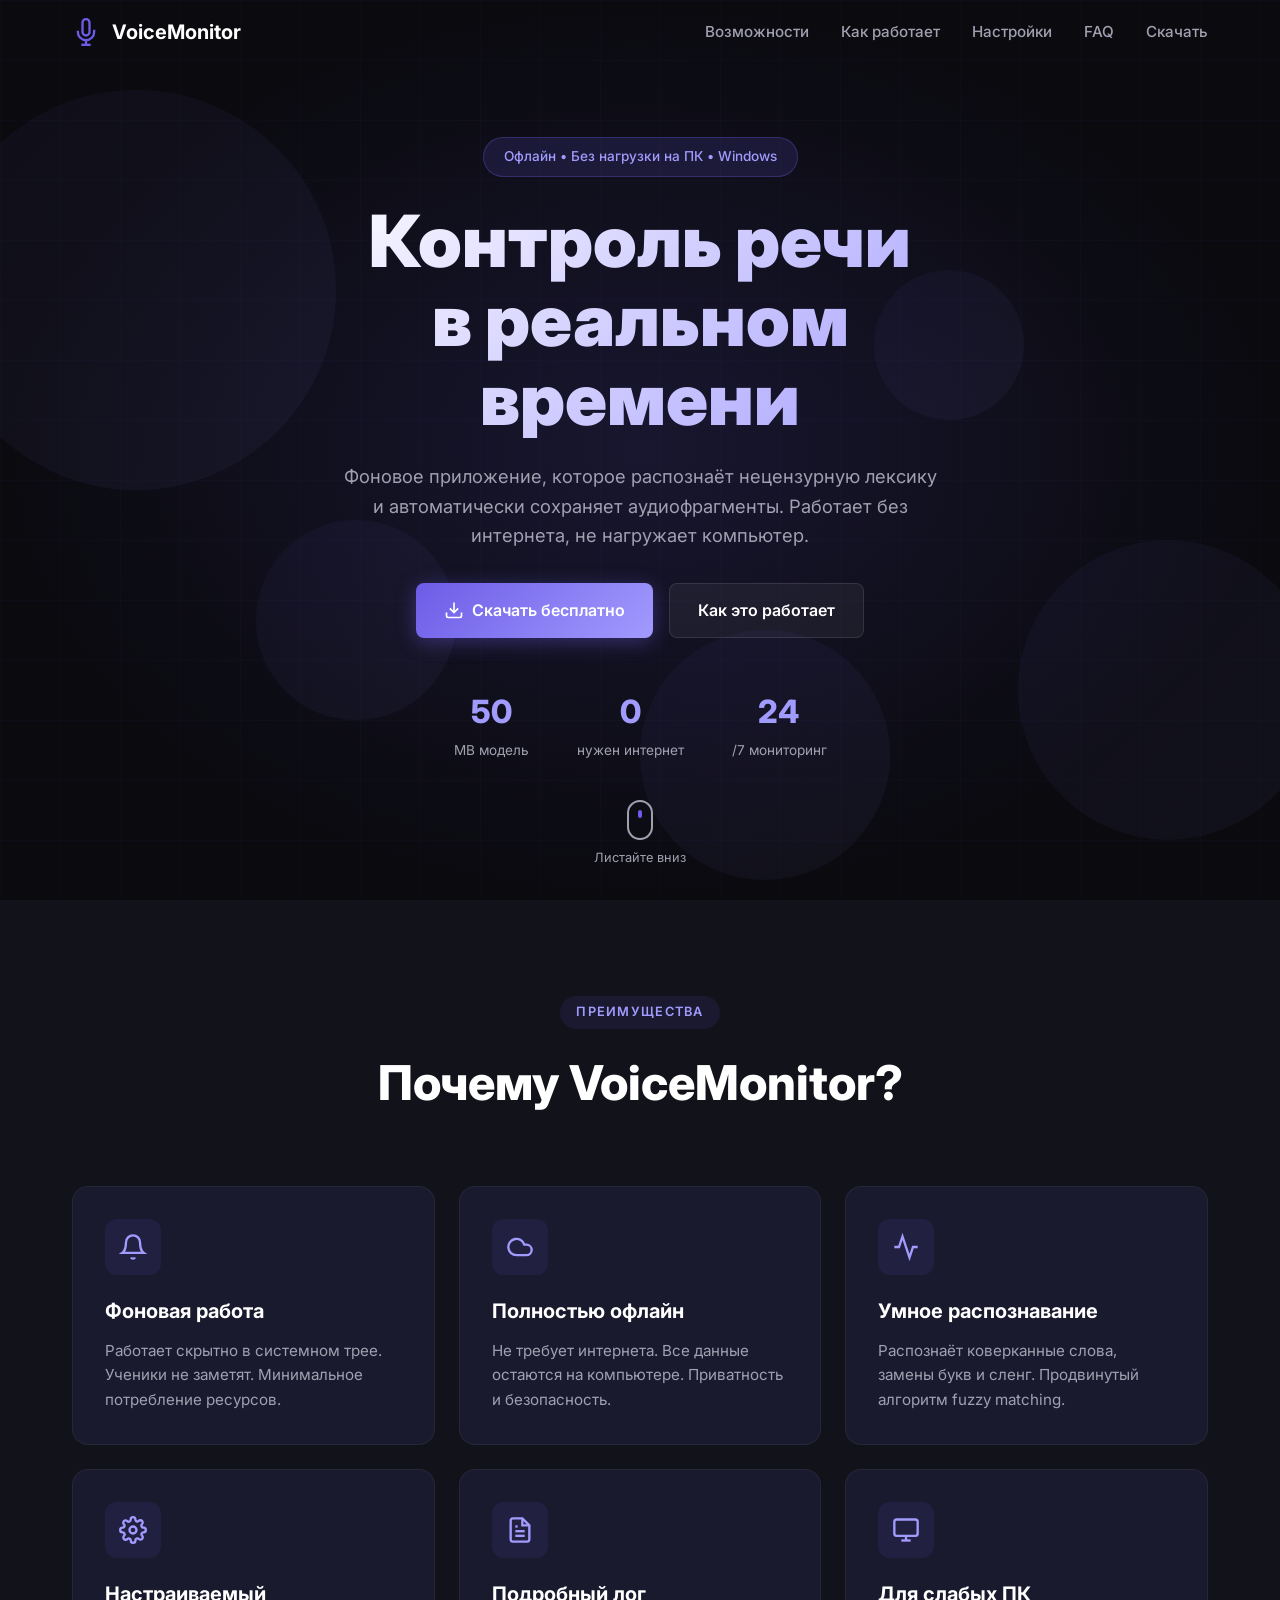
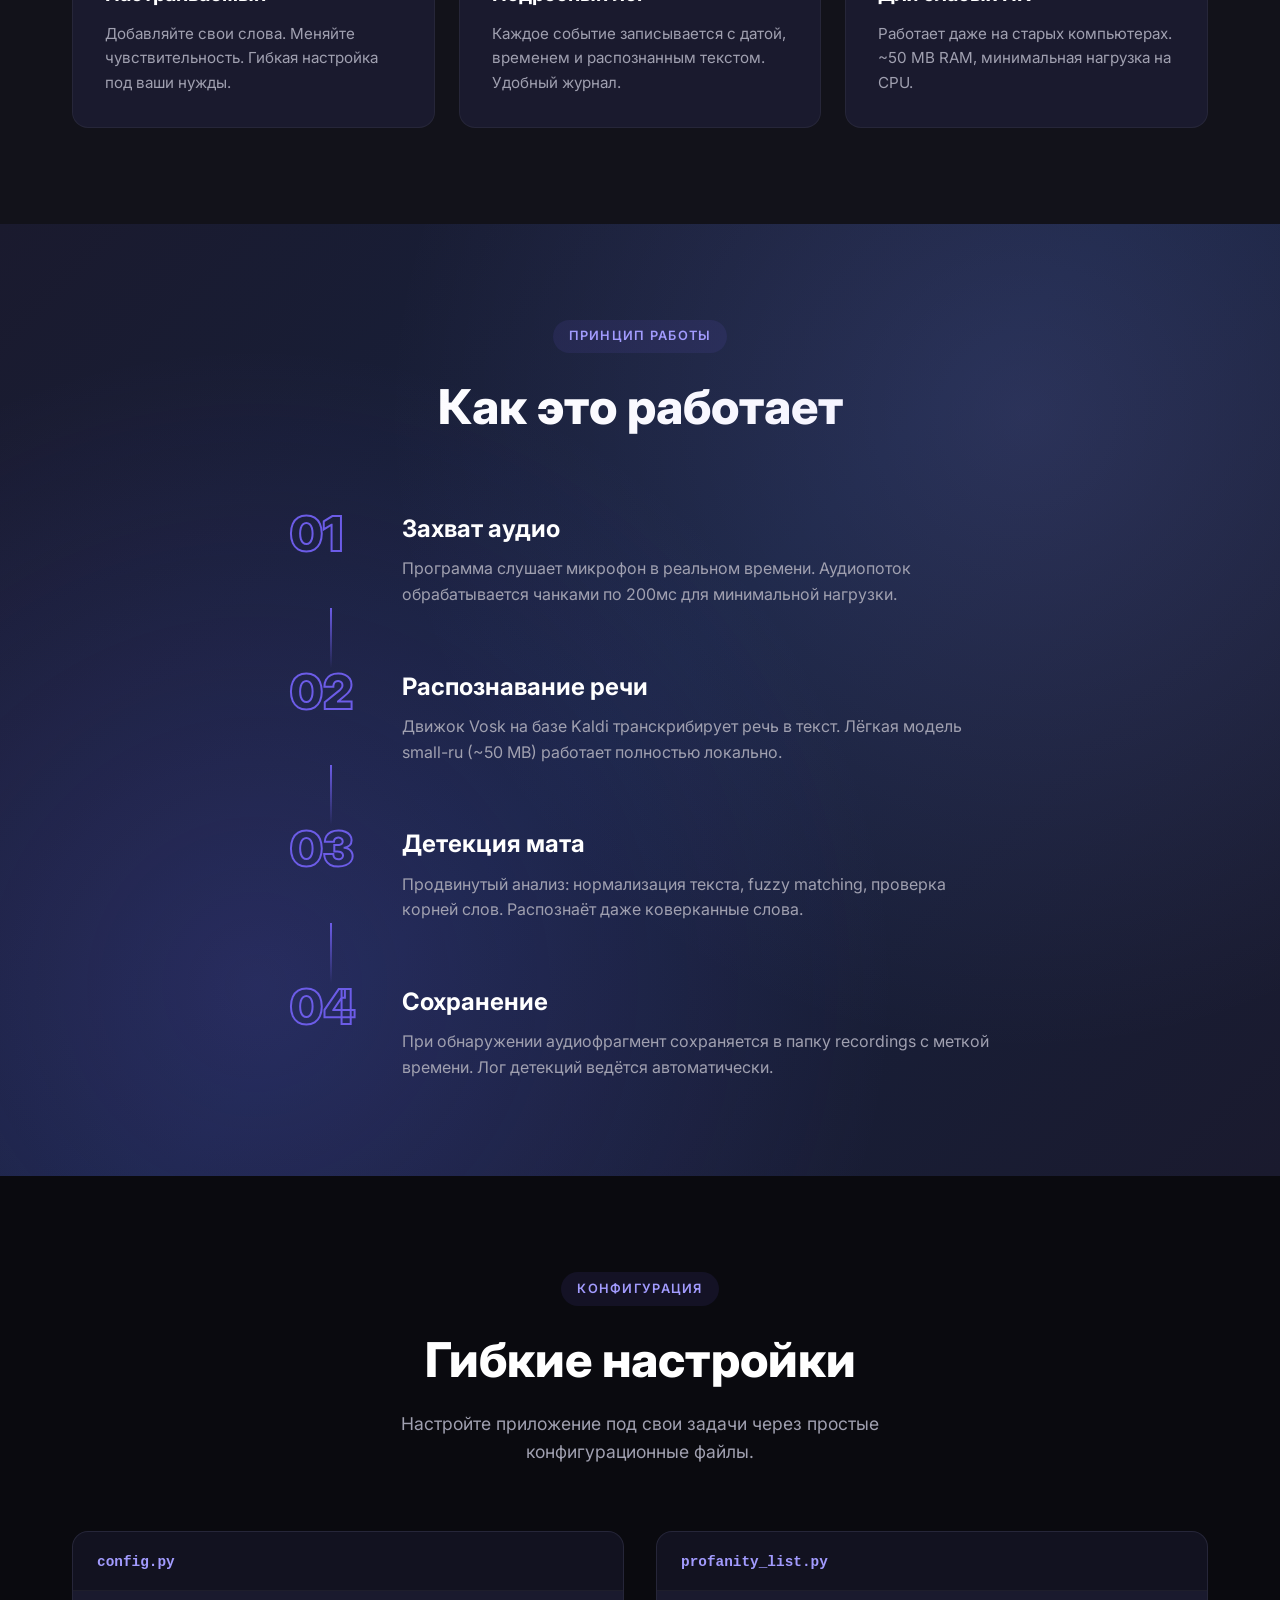
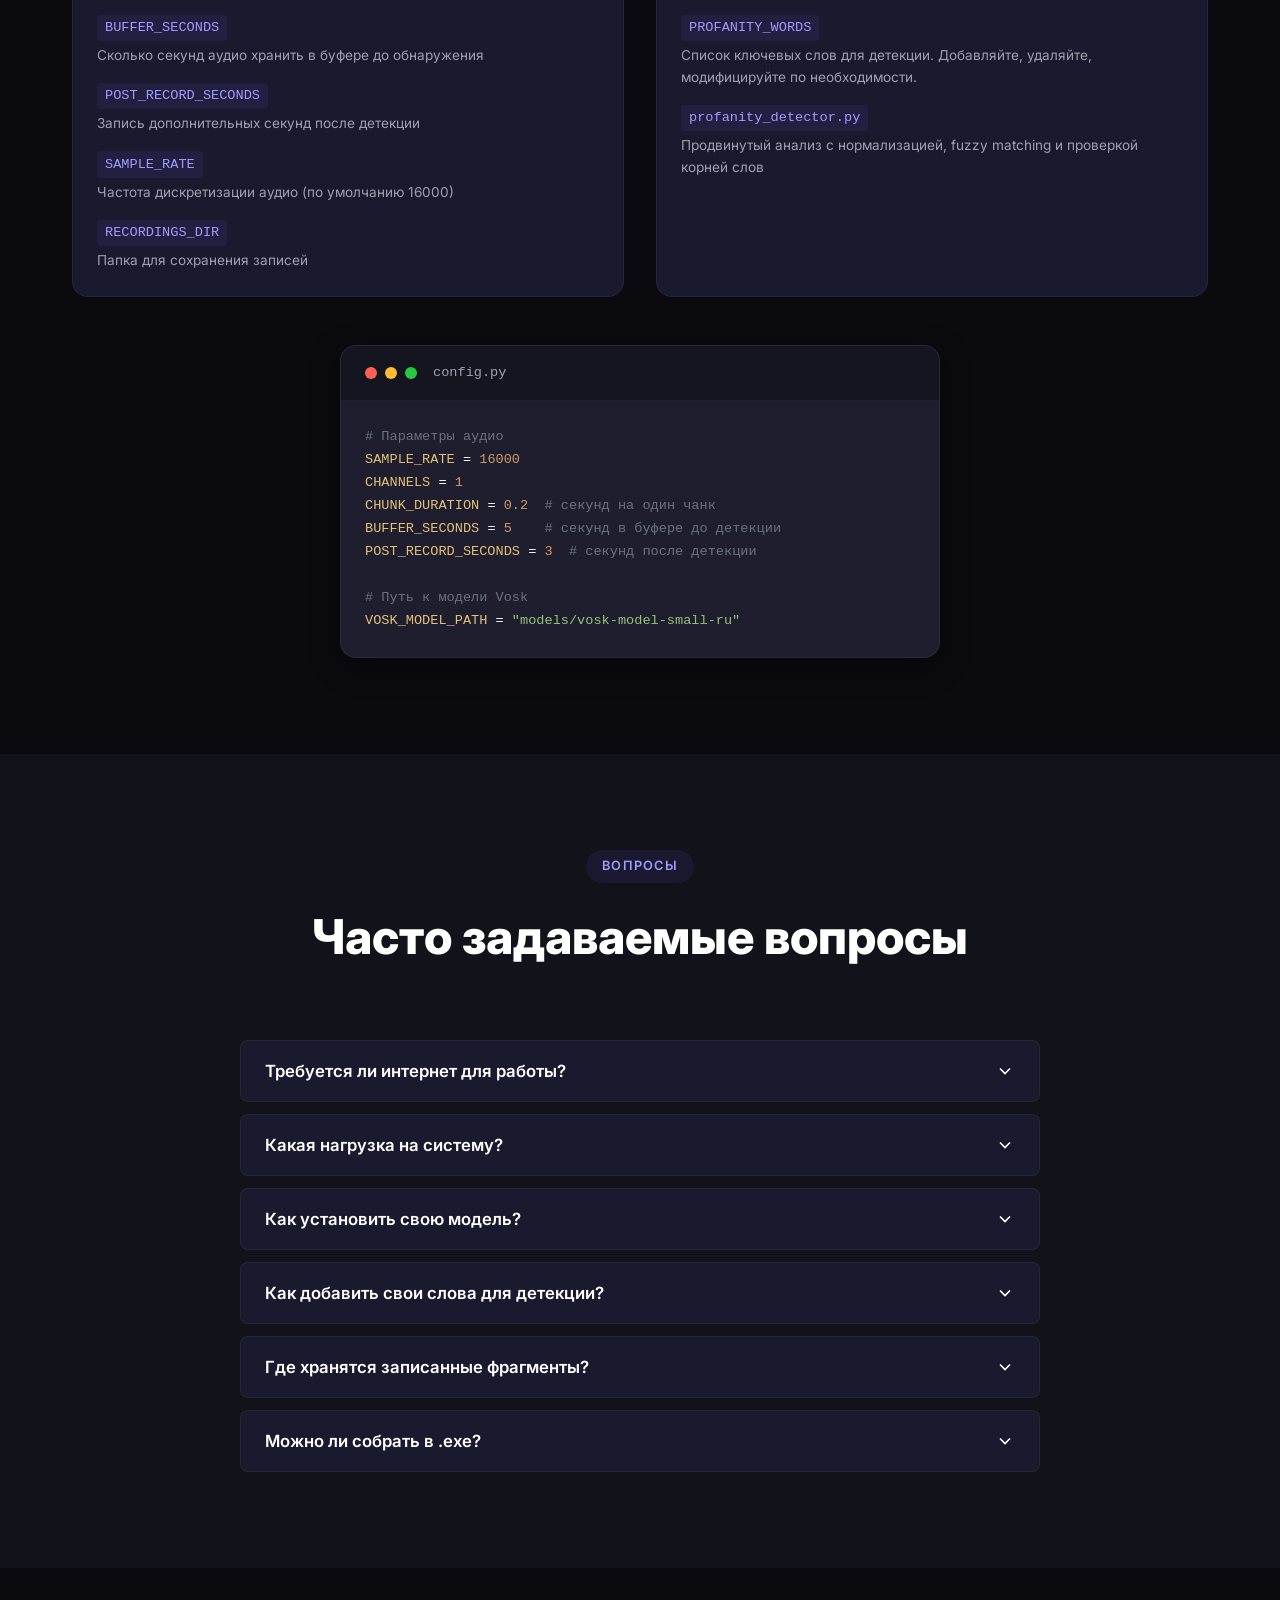
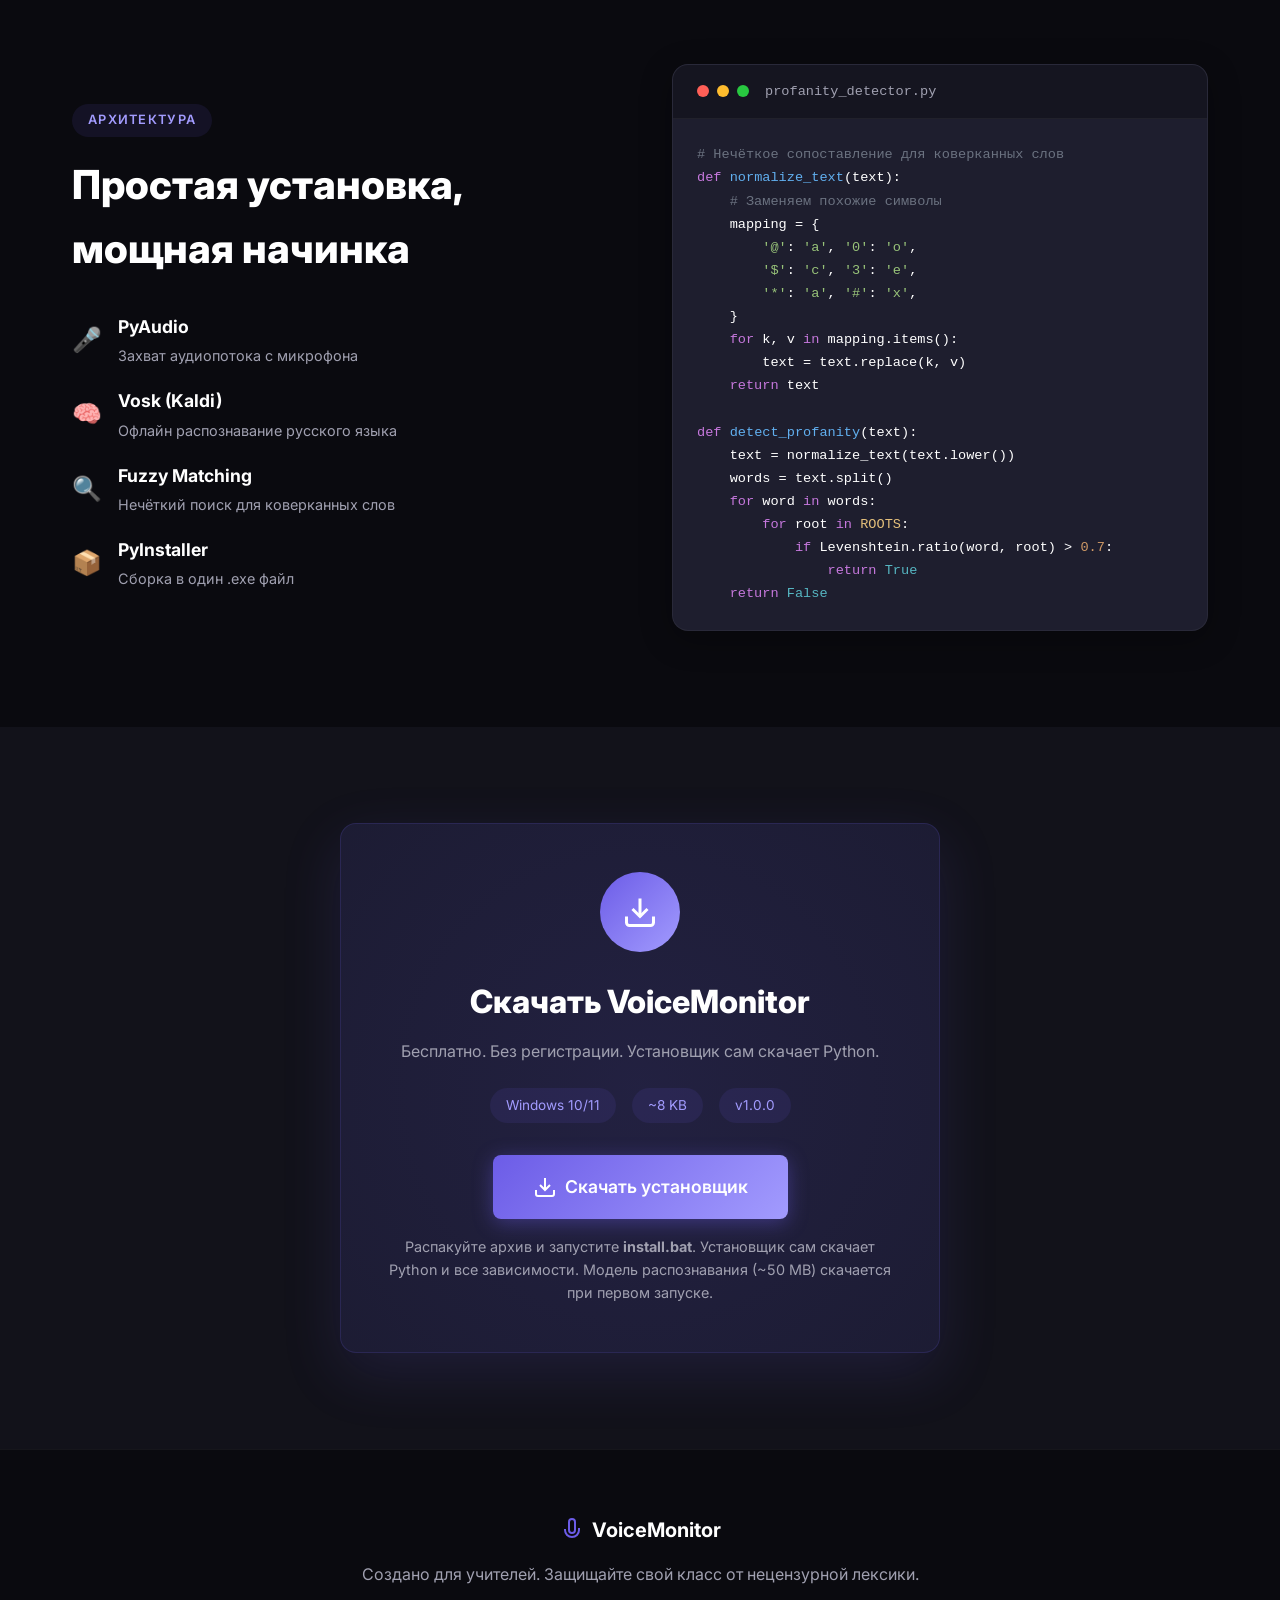
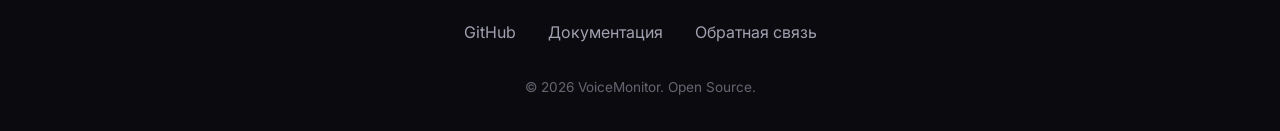
<file: docs/index.html>
<!DOCTYPE html>
<html lang="ru">
<head>
    <meta charset="UTF-8">
    <meta name="viewport" content="width=device-width, initial-scale=1.0">
    <title>Voice Monitor — Контроль речи в классе</title>
    <link rel="icon" type="image/png" href="icon.png" sizes="64x64">
    <link rel="icon" type="image/x-icon" href="favicon.ico">
    <link rel="stylesheet" href="css/style.css">
    <link rel="preconnect" href="https://fonts.googleapis.com">
    <link href="https://fonts.googleapis.com/css2?family=Inter:wght@300;400;500;600;700;800;900&display=swap" rel="stylesheet">
</head>
<body>

    <nav class="navbar" id="navbar">
        <div class="nav-container">
            <div class="logo">
                <svg viewBox="0 0 24 24" fill="none" stroke="currentColor" stroke-width="2">
                    <path d="M12 1a3 3 0 0 0-3 3v8a3 3 0 0 0 6 0V4a3 3 0 0 0-3-3z"/>
                    <path d="M19 10v2a7 7 0 0 1-14 0v-1"/>
                    <line x1="12" y1="19" x2="12" y2="23"/>
                    <line x1="8" y1="23" x2="16" y2="23"/>
                </svg>
                VoiceMonitor
            </div>
            <ul class="nav-links">
                <li><a href="#features">Возможности</a></li>
                <li><a href="#how-it-works">Как работает</a></li>
                <li><a href="#settings">Настройки</a></li>
                <li><a href="#faq">FAQ</a></li>
                <li><a href="#download">Скачать</a></li>
            </ul>
        </div>
    </nav>

    <section class="hero" id="hero">
        <div class="parallax-layer parallax-bg" data-speed="0.2"></div>
        <div class="parallax-layer parallax-circles" data-speed="0.4">
            <div class="floating-circle circle-1"></div>
            <div class="floating-circle circle-2"></div>
            <div class="floating-circle circle-3"></div>
            <div class="floating-circle circle-4"></div>
            <div class="floating-circle circle-5"></div>
        </div>
        <div class="parallax-layer parallax-grid" data-speed="0.15"></div>
        <div class="hero-content" data-speed="0.6">
            <span class="badge">Офлайн • Без нагрузки на ПК • Windows</span>
            <h1>Контроль речи<br>в реальном времени</h1>
            <p class="hero-desc">Фоновое приложение, которое распознаёт нецензурную лексику и автоматически сохраняет аудиофрагменты. Работает без интернета, не нагружает компьютер.</p>
            <div class="hero-buttons">
                <a href="#download" class="btn btn-primary">
                    <svg viewBox="0 0 24 24" fill="none" stroke="currentColor" stroke-width="2" width="20" height="20">
                        <path d="M21 15v4a2 2 0 0 1-2 2H5a2 2 0 0 1-2-2v-4"/>
                        <polyline points="7 10 12 15 17 10"/>
                        <line x1="12" y1="15" x2="12" y2="3"/>
                    </svg>
                    Скачать бесплатно
                </a>
                <a href="#how-it-works" class="btn btn-secondary">Как это работает</a>
            </div>
            <div class="hero-stats">
                <div class="stat">
                    <span class="stat-number" data-target="50">0</span>
                    <span class="stat-label">MB модель</span>
                </div>
                <div class="stat">
                    <span class="stat-number" data-target="0">0</span>
                    <span class="stat-label">нужен интернет</span>
                </div>
                <div class="stat">
                    <span class="stat-number" data-target="24">0</span>
                    <span class="stat-label">/7 мониторинг</span>
                </div>
            </div>
        </div>
        <div class="scroll-indicator">
            <div class="mouse">
                <div class="wheel"></div>
            </div>
            <span>Листайте вниз</span>
        </div>
    </section>

    <section class="section features" id="features">
        <div class="container">
            <div class="section-header">
                <span class="section-tag">Преимущества</span>
                <h2>Почему VoiceMonitor?</h2>
            </div>
            <div class="features-grid">
                <div class="feature-card" data-tilt>
                    <div class="feature-icon">
                        <svg viewBox="0 0 24 24" fill="none" stroke="currentColor" stroke-width="2">
                            <path d="M18 8A6 6 0 0 0 6 8c0 7-3 9-3 9h18s-3-2-3-9"/>
                            <path d="M13.73 21a2 2 0 0 1-3.46 0"/>
                        </svg>
                    </div>
                    <h3>Фоновая работа</h3>
                    <p>Работает скрытно в системном трее. Ученики не заметят. Минимальное потребление ресурсов.</p>
                </div>
                <div class="feature-card" data-tilt>
                    <div class="feature-icon">
                        <svg viewBox="0 0 24 24" fill="none" stroke="currentColor" stroke-width="2">
                            <path d="M17.5 19H9a7 7 0 1 1 6.71-9h1.79a4.5 4.5 0 1 1 0 9z"/>
                        </svg>
                    </div>
                    <h3>Полностью офлайн</h3>
                    <p>Не требует интернета. Все данные остаются на компьютере. Приватность и безопасность.</p>
                </div>
                <div class="feature-card" data-tilt>
                    <div class="feature-icon">
                        <svg viewBox="0 0 24 24" fill="none" stroke="currentColor" stroke-width="2">
                            <polyline points="22 12 18 12 15 21 9 3 6 12 2 12"/>
                        </svg>
                    </div>
                    <h3>Умное распознавание</h3>
                    <p>Распознаёт коверканные слова, замены букв и сленг. Продвинутый алгоритм fuzzy matching.</p>
                </div>
                <div class="feature-card" data-tilt>
                    <div class="feature-icon">
                        <svg viewBox="0 0 24 24" fill="none" stroke="currentColor" stroke-width="2">
                            <circle cx="12" cy="12" r="3"/>
                            <path d="M19.4 15a1.65 1.65 0 0 0 .33 1.82l.06.06a2 2 0 0 1 0 2.83 2 2 0 0 1-2.83 0l-.06-.06a1.65 1.65 0 0 0-1.82-.33 1.65 1.65 0 0 0-1 1.51V21a2 2 0 0 1-2 2 2 2 0 0 1-2-2v-.09A1.65 1.65 0 0 0 9 19.4a1.65 1.65 0 0 0-1.82.33l-.06.06a2 2 0 0 1-2.83 0 2 2 0 0 1 0-2.83l.06-.06A1.65 1.65 0 0 0 4.68 15a1.65 1.65 0 0 0-1.51-1H3a2 2 0 0 1-2-2 2 2 0 0 1 2-2h.09A1.65 1.65 0 0 0 4.6 9a1.65 1.65 0 0 0-.33-1.82l-.06-.06a2 2 0 0 1 0-2.83 2 2 0 0 1 2.83 0l.06.06A1.65 1.65 0 0 0 9 4.68a1.65 1.65 0 0 0 1-1.51V3a2 2 0 0 1 2-2 2 2 0 0 1 2 2v.09a1.65 1.65 0 0 0 1 1.51 1.65 1.65 0 0 0 1.82-.33l.06-.06a2 2 0 0 1 2.83 0 2 2 0 0 1 0 2.83l-.06.06a1.65 1.65 0 0 0-.33 1.82V9a1.65 1.65 0 0 0 1.51 1H21a2 2 0 0 1 2 2 2 2 0 0 1-2 2h-.09a1.65 1.65 0 0 0-1.51 1z"/>
                        </svg>
                    </div>
                    <h3>Настраиваемый</h3>
                    <p>Добавляйте свои слова. Меняйте чувствительность. Гибкая настройка под ваши нужды.</p>
                </div>
                <div class="feature-card" data-tilt>
                    <div class="feature-icon">
                        <svg viewBox="0 0 24 24" fill="none" stroke="currentColor" stroke-width="2">
                            <path d="M14 2H6a2 2 0 0 0-2 2v16a2 2 0 0 0 2 2h12a2 2 0 0 0 2-2V8z"/>
                            <polyline points="14 2 14 8 20 8"/>
                            <line x1="16" y1="13" x2="8" y2="13"/>
                            <line x1="16" y1="17" x2="8" y2="17"/>
                            <polyline points="10 9 9 9 8 9"/>
                        </svg>
                    </div>
                    <h3>Подробный лог</h3>
                    <p>Каждое событие записывается с датой, временем и распознанным текстом. Удобный журнал.</p>
                </div>
                <div class="feature-card" data-tilt>
                    <div class="feature-icon">
                        <svg viewBox="0 0 24 24" fill="none" stroke="currentColor" stroke-width="2">
                            <rect x="2" y="3" width="20" height="14" rx="2" ry="2"/>
                            <line x1="8" y1="21" x2="16" y2="21"/>
                            <line x1="12" y1="17" x2="12" y2="21"/>
                        </svg>
                    </div>
                    <h3>Для слабых ПК</h3>
                    <p>Работает даже на старых компьютерах. ~50 MB RAM, минимальная нагрузка на CPU.</p>
                </div>
            </div>
        </div>
    </section>

    <section class="section parallax-section how-it-works" id="how-it-works">
        <div class="parallax-overlay"></div>
        <div class="container">
            <div class="section-header">
                <span class="section-tag">Принцип работы</span>
                <h2>Как это работает</h2>
            </div>
            <div class="steps">
                <div class="step">
                    <div class="step-number">01</div>
                    <div class="step-content">
                        <h3>Захват аудио</h3>
                        <p>Программа слушает микрофон в реальном времени. Аудиопоток обрабатывается чанками по 200мс для минимальной нагрузки.</p>
                    </div>
                </div>
                <div class="step-connector"></div>
                <div class="step">
                    <div class="step-number">02</div>
                    <div class="step-content">
                        <h3>Распознавание речи</h3>
                        <p>Движок Vosk на базе Kaldi транскрибирует речь в текст. Лёгкая модель small-ru (~50 MB) работает полностью локально.</p>
                    </div>
                </div>
                <div class="step-connector"></div>
                <div class="step">
                    <div class="step-number">03</div>
                    <div class="step-content">
                        <h3>Детекция мата</h3>
                        <p>Продвинутый анализ: нормализация текста, fuzzy matching, проверка корней слов. Распознаёт даже коверканные слова.</p>
                    </div>
                </div>
                <div class="step-connector"></div>
                <div class="step">
                    <div class="step-number">04</div>
                    <div class="step-content">
                        <h3>Сохранение</h3>
                        <p>При обнаружении аудиофрагмент сохраняется в папку recordings с меткой времени. Лог детекций ведётся автоматически.</p>
                    </div>
                </div>
            </div>
        </div>
    </section>

    <section class="section settings" id="settings">
        <div class="container">
            <div class="section-header">
                <span class="section-tag">Конфигурация</span>
                <h2>Гибкие настройки</h2>
                <p class="section-subtitle">Настройте приложение под свои задачи через простые конфигурационные файлы.</p>
            </div>
            <div class="settings-grid">
                <div class="setting-card">
                    <div class="setting-header">
                        <span class="setting-file">config.py</span>
                    </div>
                    <div class="setting-items">
                        <div class="setting-item">
                            <code>BUFFER_SECONDS</code>
                            <span>Сколько секунд аудио хранить в буфере до обнаружения</span>
                        </div>
                        <div class="setting-item">
                            <code>POST_RECORD_SECONDS</code>
                            <span>Запись дополнительных секунд после детекции</span>
                        </div>
                        <div class="setting-item">
                            <code>SAMPLE_RATE</code>
                            <span>Частота дискретизации аудио (по умолчанию 16000)</span>
                        </div>
                        <div class="setting-item">
                            <code>RECORDINGS_DIR</code>
                            <span>Папка для сохранения записей</span>
                        </div>
                    </div>
                </div>
                <div class="setting-card">
                    <div class="setting-header">
                        <span class="setting-file">profanity_list.py</span>
                    </div>
                    <div class="setting-items">
                        <div class="setting-item">
                            <code>PROFANITY_WORDS</code>
                            <span>Список ключевых слов для детекции. Добавляйте, удаляйте, модифицируйте по необходимости.</span>
                        </div>
                        <div class="setting-item">
                            <code>profanity_detector.py</code>
                            <span>Продвинутый анализ с нормализацией, fuzzy matching и проверкой корней слов</span>
                        </div>
                    </div>
                </div>
            </div>
            <div class="settings-code">
                <div class="code-window">
                    <div class="code-header">
                        <div class="code-dots">
                            <span class="dot dot-red"></span>
                            <span class="dot dot-yellow"></span>
                            <span class="dot dot-green"></span>
                        </div>
                        <span class="code-filename">config.py</span>
                    </div>
                    <div class="code-body">
                        <pre><code><span class="code-comment"># Параметры аудио</span>
<span class="code-var">SAMPLE_RATE</span> = <span class="code-num">16000</span>
<span class="code-var">CHANNELS</span> = <span class="code-num">1</span>
<span class="code-var">CHUNK_DURATION</span> = <span class="code-num">0.2</span>  <span class="code-comment"># секунд на один чанк</span>
<span class="code-var">BUFFER_SECONDS</span> = <span class="code-num">5</span>    <span class="code-comment"># секунд в буфере до детекции</span>
<span class="code-var">POST_RECORD_SECONDS</span> = <span class="code-num">3</span>  <span class="code-comment"># секунд после детекции</span>

<span class="code-comment"># Путь к модели Vosk</span>
<span class="code-var">VOSK_MODEL_PATH</span> = <span class="code-string">"models/vosk-model-small-ru"</span></code></pre>
                    </div>
                </div>
            </div>
        </div>
    </section>

    <section class="section faq" id="faq">
        <div class="container">
            <div class="section-header">
                <span class="section-tag">Вопросы</span>
                <h2>Часто задаваемые вопросы</h2>
            </div>
            <div class="faq-list">
                <div class="faq-item">
                    <button class="faq-question">
                        <span>Требуется ли интернет для работы?</span>
                        <svg class="faq-arrow" viewBox="0 0 24 24" fill="none" stroke="currentColor" stroke-width="2">
                            <polyline points="6 9 12 15 18 9"/>
                        </svg>
                    </button>
                    <div class="faq-answer">
                        <p>Нет. VoiceMonitor работает полностью офлайн. Модель распознавания речи загружается локально, а вся обработка происходит на вашем компьютере.</p>
                    </div>
                </div>
                <div class="faq-item">
                    <button class="faq-question">
                        <span>Какая нагрузка на систему?</span>
                        <svg class="faq-arrow" viewBox="0 0 24 24" fill="none" stroke="currentColor" stroke-width="2">
                            <polyline points="6 9 12 15 18 9"/>
                        </svg>
                    </button>
                    <div class="faq-answer">
                        <p>Приложение потребляет около 50 MB RAM и минимально нагружает CPU. Модель small-ru весит всего ~50 MB и оптимизирована для работы на слабых ПК.</p>
                    </div>
                </div>
                <div class="faq-item">
                    <button class="faq-question">
                        <span>Как установить свою модель?</span>
                        <svg class="faq-arrow" viewBox="0 0 24 24" fill="none" stroke="currentColor" stroke-width="2">
                            <polyline points="6 9 12 15 18 9"/>
                        </svg>
                    </button>
                    <div class="faq-answer">
                        <p>Скачайте модель с <a href="https://alphacephei.com/vosk/models/" target="_blank">официального сайта Vosk</a>. Распакуйте архив в папку <code>models/</code>. По умолчанию используется <code>vosk-model-small-ru</code>.</p>
                    </div>
                </div>
                <div class="faq-item">
                    <button class="faq-question">
                        <span>Как добавить свои слова для детекции?</span>
                        <svg class="faq-arrow" viewBox="0 0 24 24" fill="none" stroke="currentColor" stroke-width="2">
                            <polyline points="6 9 12 15 18 9"/>
                        </svg>
                    </button>
                    <div class="faq-answer">
                        <p>Откройте файл <code>profanity_list.py</code> и добавьте нужные слова в список <code>PROFANITY_WORDS</code>. Для продвинутой детекции с нечётким поиском редактируйте <code>profanity_detector.py</code>.</p>
                    </div>
                </div>
                <div class="faq-item">
                    <button class="faq-question">
                        <span>Где хранятся записанные фрагменты?</span>
                        <svg class="faq-arrow" viewBox="0 0 24 24" fill="none" stroke="currentColor" stroke-width="2">
                            <polyline points="6 9 12 15 18 9"/>
                        </svg>
                    </button>
                    <div class="faq-answer">
                        <p>Все записи сохраняются в папку <code>recordings/</code> в формате WAV. Каждый файл содержит аудиофрагмент с меткой времени. Также ведётся лог детекций в формате <code>detections_YYYY-MM.log</code>.</p>
                    </div>
                </div>
                <div class="faq-item">
                    <button class="faq-question">
                        <span>Можно ли собрать в .exe?</span>
                        <svg class="faq-arrow" viewBox="0 0 24 24" fill="none" stroke="currentColor" stroke-width="2">
                            <polyline points="6 9 12 15 18 9"/>
                        </svg>
                    </button>
                    <div class="faq-answer">
                        <p>Да. Запустите <code>build.bat</code> и получите готовый <code>VoiceMonitor.exe</code> в папке <code>dist/</code>. Требуется установленный Python с зависимостями.</p>
                    </div>
                </div>
            </div>
        </div>
    </section>

    <section class="section code-preview" id="code-preview">
        <div class="container">
            <div class="code-preview-grid">
                <div class="code-text">
                    <span class="section-tag">Архитектура</span>
                    <h2>Простая установка,<br>мощная начинка</h2>
                    <ul class="tech-list">
                        <li>
                            <span class="tech-icon">🎤</span>
                            <div>
                                <strong>PyAudio</strong>
                                <p>Захват аудиопотока с микрофона</p>
                            </div>
                        </li>
                        <li>
                            <span class="tech-icon">🧠</span>
                            <div>
                                <strong>Vosk (Kaldi)</strong>
                                <p>Офлайн распознавание русского языка</p>
                            </div>
                        </li>
                        <li>
                            <span class="tech-icon">🔍</span>
                            <div>
                                <strong>Fuzzy Matching</strong>
                                <p>Нечёткий поиск для коверканных слов</p>
                            </div>
                        </li>
                        <li>
                            <span class="tech-icon">📦</span>
                            <div>
                                <strong>PyInstaller</strong>
                                <p>Сборка в один .exe файл</p>
                            </div>
                        </li>
                    </ul>
                </div>
                <div class="code-window">
                    <div class="code-header">
                        <div class="code-dots">
                            <span class="dot dot-red"></span>
                            <span class="dot dot-yellow"></span>
                            <span class="dot dot-green"></span>
                        </div>
                        <span class="code-filename">profanity_detector.py</span>
                    </div>
                    <div class="code-body">
                        <pre><code><span class="code-comment"># Нечёткое сопоставление для коверканных слов</span>
<span class="code-keyword">def</span> <span class="code-func">normalize_text</span>(text):
    <span class="code-comment"># Заменяем похожие символы</span>
    mapping = {
        <span class="code-string">'@'</span>: <span class="code-string">'а'</span>, <span class="code-string">'0'</span>: <span class="code-string">'о'</span>,
        <span class="code-string">'$'</span>: <span class="code-string">'с'</span>, <span class="code-string">'3'</span>: <span class="code-string">'е'</span>,
        <span class="code-string">'*'</span>: <span class="code-string">'а'</span>, <span class="code-string">'#'</span>: <span class="code-string">'х'</span>,
    }
    <span class="code-keyword">for</span> k, v <span class="code-keyword">in</span> mapping.items():
        text = text.replace(k, v)
    <span class="code-keyword">return</span> text

<span class="code-keyword">def</span> <span class="code-func">detect_profanity</span>(text):
    text = normalize_text(text.lower())
    words = text.split()
    <span class="code-keyword">for</span> word <span class="code-keyword">in</span> words:
        <span class="code-keyword">for</span> root <span class="code-keyword">in</span> <span class="code-var">ROOTS</span>:
            <span class="code-keyword">if</span> Levenshtein.ratio(word, root) > <span class="code-num">0.7</span>:
                <span class="code-keyword">return</span> <span class="code-bool">True</span>
    <span class="code-keyword">return</span> <span class="code-bool">False</span></code></pre>
                    </div>
                </div>
            </div>
        </div>
    </section>

    <section class="section download" id="download">
        <div class="container">
            <div class="download-card">
                <div class="download-icon">
                    <svg viewBox="0 0 24 24" fill="none" stroke="currentColor" stroke-width="2">
                        <path d="M21 15v4a2 2 0 0 1-2 2H5a2 2 0 0 1-2-2v-4"/>
                        <polyline points="7 10 12 15 17 10"/>
                        <line x1="12" y1="15" x2="12" y2="3"/>
                    </svg>
                </div>
                <h2>Скачать VoiceMonitor</h2>
                <p>Бесплатно. Без регистрации. Установщик сам скачает Python.</p>
                <div class="download-info">
                    <span class="info-item">Windows 10/11</span>
                    <span class="info-item">~8 KB</span>
                    <span class="info-item">v1.0.0</span>
                </div>
                <a href="VoiceMonitor-setup.zip" class="btn btn-primary btn-large" id="download-btn">
                    <svg viewBox="0 0 24 24" fill="none" stroke="currentColor" stroke-width="2" width="24" height="24">
                        <path d="M21 15v4a2 2 0 0 1-2 2H5a2 2 0 0 1-2-2v-4"/>
                        <polyline points="7 10 12 15 17 10"/>
                        <line x1="12" y1="15" x2="12" y2="3"/>
                    </svg>
                    Скачать установщик
                </a>
                <div class="download-note">
                    <p>Распакуйте архив и запустите <strong>install.bat</strong>. Установщик сам скачает Python и все зависимости. Модель распознавания (~50 MB) скачается при первом запуске.</p>
                </div>
            </div>
        </div>
    </section>

    <footer class="footer">
        <div class="container">
            <div class="footer-content">
                <div class="footer-logo">
                    <svg viewBox="0 0 24 24" fill="none" stroke="currentColor" stroke-width="2" width="24" height="24">
                        <path d="M12 1a3 3 0 0 0-3 3v8a3 3 0 0 0 6 0V4a3 3 0 0 0-3-3z"/>
                        <path d="M19 10v2a7 7 0 0 1-14 0v-1"/>
                    </svg>
                    VoiceMonitor
                </div>
                <p class="footer-text">Создано для учителей. Защищайте свой класс от нецензурной лексики.</p>
                <div class="footer-links">
                    <a href="https://github.com" target="_blank">GitHub</a>
                    <a href="#" target="_blank">Документация</a>
                    <a href="#" target="_blank">Обратная связь</a>
                </div>
                <p class="footer-copy">© 2026 VoiceMonitor. Open Source.</p>
            </div>
        </div>
    </footer>

    <script src="js/main.js"></script>
</body>
</html>
</file>
<file: docs/css/style.css>
:root {
    --bg-primary: #0a0a0f;
    --bg-secondary: #12121a;
    --bg-card: #1a1a2e;
    --text-primary: #ffffff;
    --text-secondary: #a0a0b0;
    --accent: #6c5ce7;
    --accent-light: #a29bfe;
    --accent-dark: #5a4bd1;
    --gradient-1: linear-gradient(135deg, #6c5ce7 0%, #a29bfe 100%);
    --gradient-2: linear-gradient(135deg, #0a0a0f 0%, #1a1a2e 50%, #0a0a0f 100%);
    --shadow-lg: 0 20px 60px rgba(108, 92, 231, 0.15);
    --shadow-card: 0 8px 32px rgba(0, 0, 0, 0.3);
    --radius: 16px;
    --radius-sm: 8px;
}

*, *::before, *::after {
    margin: 0;
    padding: 0;
    box-sizing: border-box;
}

html {
    scroll-behavior: smooth;
    overflow-x: hidden;
}

body {
    font-family: 'Inter', -apple-system, BlinkMacSystemFont, sans-serif;
    background: var(--bg-primary);
    color: var(--text-primary);
    line-height: 1.6;
    overflow-x: hidden;
}

/* Navbar */
.navbar {
    position: fixed;
    top: 0;
    left: 0;
    right: 0;
    z-index: 1000;
    padding: 1rem 0;
    transition: all 0.3s ease;
    backdrop-filter: blur(0px);
}

.navbar.scrolled {
    background: rgba(10, 10, 15, 0.9);
    backdrop-filter: blur(20px);
    border-bottom: 1px solid rgba(108, 92, 231, 0.1);
}

.nav-container {
    max-width: 1200px;
    margin: 0 auto;
    padding: 0 2rem;
    display: flex;
    justify-content: space-between;
    align-items: center;
}

.logo {
    display: flex;
    align-items: center;
    gap: 0.75rem;
    font-size: 1.25rem;
    font-weight: 700;
    color: var(--text-primary);
}

.logo svg {
    width: 28px;
    height: 28px;
    color: var(--accent);
}

.nav-links {
    display: flex;
    list-style: none;
    gap: 2rem;
}

.nav-links a {
    color: var(--text-secondary);
    text-decoration: none;
    font-weight: 500;
    font-size: 0.95rem;
    transition: color 0.3s ease;
    position: relative;
}

.nav-links a:hover {
    color: var(--text-primary);
}

.nav-links a::after {
    content: '';
    position: absolute;
    bottom: -4px;
    left: 0;
    width: 0;
    height: 2px;
    background: var(--gradient-1);
    transition: width 0.3s ease;
}

.nav-links a:hover::after {
    width: 100%;
}

/* Hero Section */
.hero {
    min-height: 100vh;
    display: flex;
    align-items: center;
    justify-content: center;
    position: relative;
    overflow: hidden;
}

.parallax-bg {
    position: absolute;
    inset: 0;
    background: radial-gradient(ellipse at 50% 50%, rgba(108, 92, 231, 0.15) 0%, transparent 70%);
    z-index: 0;
}

.parallax-circles {
    position: absolute;
    inset: 0;
    z-index: 1;
}

.floating-circle {
    position: absolute;
    border-radius: 50%;
    background: var(--gradient-1);
    opacity: 0.05;
    animation: float 20s infinite ease-in-out;
}

.circle-1 { width: 400px; height: 400px; top: 10%; left: -5%; animation-delay: 0s; }
.circle-2 { width: 300px; height: 300px; top: 60%; right: -3%; animation-delay: -5s; }
.circle-3 { width: 200px; height: 200px; bottom: 20%; left: 20%; animation-delay: -10s; }
.circle-4 { width: 150px; height: 150px; top: 30%; right: 20%; animation-delay: -15s; }
.circle-5 { width: 250px; height: 250px; top: 70%; left: 50%; animation-delay: -8s; }

@keyframes float {
    0%, 100% { transform: translateY(0) scale(1); }
    50% { transform: translateY(-50px) scale(1.05); }
}

.parallax-grid {
    position: absolute;
    inset: 0;
    background-image: 
        linear-gradient(rgba(108, 92, 231, 0.03) 1px, transparent 1px),
        linear-gradient(90deg, rgba(108, 92, 231, 0.03) 1px, transparent 1px);
    background-size: 60px 60px;
    z-index: 1;
}

.hero-content {
    position: relative;
    z-index: 2;
    text-align: center;
    max-width: 800px;
    padding: 2rem;
}

.badge {
    display: inline-block;
    padding: 0.5rem 1.25rem;
    background: rgba(108, 92, 231, 0.15);
    border: 1px solid rgba(108, 92, 231, 0.3);
    border-radius: 50px;
    font-size: 0.85rem;
    font-weight: 500;
    color: var(--accent-light);
    margin-bottom: 1.5rem;
    animation: fadeInUp 0.8s ease;
}

.hero h1 {
    font-size: clamp(2.5rem, 6vw, 4.5rem);
    font-weight: 900;
    line-height: 1.1;
    margin-bottom: 1.5rem;
    background: linear-gradient(135deg, #ffffff 0%, #a29bfe 100%);
    -webkit-background-clip: text;
    -webkit-text-fill-color: transparent;
    background-clip: text;
    animation: fadeInUp 0.8s ease 0.1s both;
}

.hero-desc {
    font-size: 1.15rem;
    color: var(--text-secondary);
    max-width: 600px;
    margin: 0 auto 2rem;
    animation: fadeInUp 0.8s ease 0.2s both;
}

.hero-buttons {
    display: flex;
    gap: 1rem;
    justify-content: center;
    flex-wrap: wrap;
    margin-bottom: 3rem;
    animation: fadeInUp 0.8s ease 0.3s both;
}

.btn {
    display: inline-flex;
    align-items: center;
    gap: 0.5rem;
    padding: 0.875rem 1.75rem;
    border-radius: var(--radius-sm);
    font-weight: 600;
    font-size: 1rem;
    text-decoration: none;
    transition: all 0.3s ease;
    cursor: pointer;
    border: none;
}

.btn-primary {
    background: var(--gradient-1);
    color: white;
    box-shadow: 0 4px 20px rgba(108, 92, 231, 0.4);
}

.btn-primary:hover {
    transform: translateY(-2px);
    box-shadow: 0 8px 30px rgba(108, 92, 231, 0.5);
}

.btn-secondary {
    background: rgba(255, 255, 255, 0.05);
    color: var(--text-primary);
    border: 1px solid rgba(255, 255, 255, 0.1);
}

.btn-secondary:hover {
    background: rgba(255, 255, 255, 0.1);
    transform: translateY(-2px);
}

.hero-stats {
    display: flex;
    justify-content: center;
    gap: 3rem;
    animation: fadeInUp 0.8s ease 0.4s both;
}

.stat {
    text-align: center;
}

.stat-number {
    display: block;
    font-size: 2rem;
    font-weight: 800;
    color: var(--accent-light);
}

.stat-label {
    font-size: 0.85rem;
    color: var(--text-secondary);
}

.scroll-indicator {
    position: absolute;
    bottom: 2rem;
    left: 50%;
    transform: translateX(-50%);
    display: flex;
    flex-direction: column;
    align-items: center;
    gap: 0.5rem;
    color: var(--text-secondary);
    font-size: 0.8rem;
    animation: bounce 2s infinite;
}

.mouse {
    width: 26px;
    height: 40px;
    border: 2px solid var(--text-secondary);
    border-radius: 20px;
    position: relative;
}

.wheel {
    width: 4px;
    height: 8px;
    background: var(--accent);
    border-radius: 2px;
    position: absolute;
    top: 8px;
    left: 50%;
    transform: translateX(-50%);
    animation: scroll 2s infinite;
}

@keyframes scroll {
    0% { opacity: 1; transform: translateX(-50%) translateY(0); }
    100% { opacity: 0; transform: translateX(-50%) translateY(12px); }
}

@keyframes bounce {
    0%, 100% { transform: translateX(-50%) translateY(0); }
    50% { transform: translateX(-50%) translateY(10px); }
}

@keyframes fadeInUp {
    from { opacity: 0; transform: translateY(30px); }
    to { opacity: 1; transform: translateY(0); }
}

/* Sections */
.section {
    padding: 6rem 0;
    position: relative;
}

.container {
    max-width: 1200px;
    margin: 0 auto;
    padding: 0 2rem;
}

.section-header {
    text-align: center;
    margin-bottom: 4rem;
}

.section-tag {
    display: inline-block;
    padding: 0.4rem 1rem;
    background: rgba(108, 92, 231, 0.1);
    border-radius: 50px;
    font-size: 0.8rem;
    font-weight: 600;
    color: var(--accent-light);
    text-transform: uppercase;
    letter-spacing: 0.1em;
    margin-bottom: 1rem;
}

.section-header h2 {
    font-size: clamp(2rem, 4vw, 3rem);
    font-weight: 800;
}

/* Features */
.features {
    background: var(--bg-secondary);
}

.features-grid {
    display: grid;
    grid-template-columns: repeat(auto-fit, minmax(320px, 1fr));
    gap: 1.5rem;
}

.feature-card {
    background: var(--bg-card);
    border: 1px solid rgba(255, 255, 255, 0.05);
    border-radius: var(--radius);
    padding: 2rem;
    transition: all 0.4s ease;
    position: relative;
    overflow: hidden;
}

.feature-card::before {
    content: '';
    position: absolute;
    top: 0;
    left: 0;
    right: 0;
    height: 3px;
    background: var(--gradient-1);
    transform: scaleX(0);
    transition: transform 0.4s ease;
}

.feature-card:hover::before {
    transform: scaleX(1);
}

.feature-card:hover {
    transform: translateY(-8px);
    box-shadow: var(--shadow-lg);
    border-color: rgba(108, 92, 231, 0.2);
}

.feature-icon {
    width: 56px;
    height: 56px;
    background: rgba(108, 92, 231, 0.1);
    border-radius: 12px;
    display: flex;
    align-items: center;
    justify-content: center;
    margin-bottom: 1.25rem;
}

.feature-icon svg {
    width: 28px;
    height: 28px;
    color: var(--accent-light);
}

.feature-card h3 {
    font-size: 1.25rem;
    font-weight: 700;
    margin-bottom: 0.75rem;
}

.feature-card p {
    color: var(--text-secondary);
    font-size: 0.95rem;
}

/* How it works - Parallax */
.parallax-section {
    position: relative;
    overflow: hidden;
    background: linear-gradient(135deg, #1a1a2e 0%, #16213e 50%, #1a1a2e 100%);
}

.parallax-overlay {
    position: absolute;
    inset: 0;
    background: 
        radial-gradient(circle at 20% 80%, rgba(108, 92, 231, 0.2) 0%, transparent 50%),
        radial-gradient(circle at 80% 20%, rgba(162, 155, 254, 0.15) 0%, transparent 50%);
}

.steps {
    position: relative;
    z-index: 1;
    max-width: 700px;
    margin: 0 auto;
}

.step {
    display: flex;
    gap: 2rem;
    align-items: flex-start;
    opacity: 0;
    transform: translateX(-30px);
    transition: all 0.6s ease;
}

.step.visible {
    opacity: 1;
    transform: translateX(0);
}

.step-number {
    font-size: 3rem;
    font-weight: 900;
    color: transparent;
    -webkit-text-stroke: 2px var(--accent);
    line-height: 1;
    min-width: 80px;
}

.step-content h3 {
    font-size: 1.5rem;
    font-weight: 700;
    margin-bottom: 0.5rem;
}

.step-content p {
    color: var(--text-secondary);
    font-size: 1rem;
}

.step-connector {
    width: 2px;
    height: 60px;
    background: linear-gradient(to bottom, var(--accent), transparent);
    margin-left: 40px;
}

/* Code Preview */
.code-preview {
    background: var(--bg-primary);
}

.code-preview-grid {
    display: grid;
    grid-template-columns: 1fr 1fr;
    gap: 4rem;
    align-items: center;
}

.code-text .section-tag {
    margin-bottom: 1rem;
}

.code-text h2 {
    font-size: clamp(2rem, 3.5vw, 2.5rem);
    font-weight: 800;
    margin-bottom: 2rem;
}

.tech-list {
    list-style: none;
    display: flex;
    flex-direction: column;
    gap: 1.25rem;
}

.tech-list li {
    display: flex;
    align-items: center;
    gap: 1rem;
}

.tech-icon {
    font-size: 1.5rem;
}

.tech-list strong {
    display: block;
    font-size: 1.1rem;
    margin-bottom: 0.2rem;
}

.tech-list p {
    color: var(--text-secondary);
    font-size: 0.9rem;
}

.code-window {
    background: #1e1e2e;
    border-radius: var(--radius);
    overflow: hidden;
    box-shadow: var(--shadow-card);
    border: 1px solid rgba(255, 255, 255, 0.05);
}

.code-header {
    display: flex;
    align-items: center;
    gap: 1rem;
    padding: 1rem 1.5rem;
    background: rgba(0, 0, 0, 0.3);
    border-bottom: 1px solid rgba(255, 255, 255, 0.05);
}

.code-dots {
    display: flex;
    gap: 0.5rem;
}

.dot {
    width: 12px;
    height: 12px;
    border-radius: 50%;
}

.dot-red { background: #ff5f57; }
.dot-yellow { background: #febc2e; }
.dot-green { background: #28c840; }

.code-filename {
    color: var(--text-secondary);
    font-size: 0.85rem;
    font-family: monospace;
}

.code-body {
    padding: 1.5rem;
    overflow-x: auto;
}

.code-body pre {
    margin: 0;
    font-family: 'Fira Code', 'Consolas', monospace;
    font-size: 0.85rem;
    line-height: 1.7;
}

.code-comment { color: #6b7280; }
.code-keyword { color: #c678dd; }
.code-func { color: #61afef; }
.code-string { color: #98c379; }
.code-var { color: #e5c07b; }
.code-num { color: #d19a66; }
.code-bool { color: #56b6c2; }

/* Download */
.download {
    background: var(--bg-secondary);
}

.download-card {
    max-width: 600px;
    margin: 0 auto;
    text-align: center;
    background: var(--bg-card);
    border: 1px solid rgba(108, 92, 231, 0.2);
    border-radius: var(--radius);
    padding: 3rem;
    box-shadow: var(--shadow-lg);
    position: relative;
    overflow: hidden;
}

.download-card::before {
    content: '';
    position: absolute;
    top: -50%;
    left: -50%;
    width: 200%;
    height: 200%;
    background: radial-gradient(circle, rgba(108, 92, 231, 0.1) 0%, transparent 70%);
    animation: rotate 20s linear infinite;
}

@keyframes rotate {
    from { transform: rotate(0deg); }
    to { transform: rotate(360deg); }
}

.download-card > * {
    position: relative;
    z-index: 1;
}

.download-icon {
    width: 80px;
    height: 80px;
    background: var(--gradient-1);
    border-radius: 50%;
    display: flex;
    align-items: center;
    justify-content: center;
    margin: 0 auto 1.5rem;
}

.download-icon svg {
    width: 36px;
    height: 36px;
    color: white;
}

.download-card h2 {
    font-size: 2rem;
    font-weight: 800;
    margin-bottom: 0.75rem;
}

.download-card > p {
    color: var(--text-secondary);
    margin-bottom: 1.5rem;
}

.download-info {
    display: flex;
    justify-content: center;
    gap: 1rem;
    margin-bottom: 2rem;
    flex-wrap: wrap;
}

.info-item {
    padding: 0.4rem 1rem;
    background: rgba(108, 92, 231, 0.1);
    border-radius: 50px;
    font-size: 0.85rem;
    color: var(--accent-light);
}

.btn-large {
    padding: 1.125rem 2.5rem;
    font-size: 1.1rem;
    margin-bottom: 1rem;
}

.download-note p {
    color: var(--text-secondary);
    font-size: 0.9rem;
}

/* Footer */
.footer {
    background: var(--bg-primary);
    padding: 4rem 0 2rem;
    border-top: 1px solid rgba(255, 255, 255, 0.05);
}

.footer-content {
    text-align: center;
}

.footer-logo {
    display: flex;
    align-items: center;
    justify-content: center;
    gap: 0.5rem;
    font-size: 1.25rem;
    font-weight: 700;
    margin-bottom: 1rem;
}

.footer-logo svg {
    color: var(--accent);
}

.footer-text {
    color: var(--text-secondary);
    margin-bottom: 2rem;
}

.footer-links {
    display: flex;
    justify-content: center;
    gap: 2rem;
    margin-bottom: 2rem;
}

.footer-links a {
    color: var(--text-secondary);
    text-decoration: none;
    transition: color 0.3s ease;
}

.footer-links a:hover {
    color: var(--accent-light);
}

.footer-copy {
    color: var(--text-secondary);
    font-size: 0.85rem;
    opacity: 0.6;
}

/* Settings */
.settings {
    background: var(--bg-primary);
}

.section-subtitle {
    color: var(--text-secondary);
    font-size: 1.1rem;
    max-width: 600px;
    margin: 0.75rem auto 0;
}

.settings-grid {
    display: grid;
    grid-template-columns: repeat(auto-fit, minmax(300px, 1fr));
    gap: 2rem;
    margin-bottom: 3rem;
}

.setting-card {
    background: var(--bg-card);
    border: 1px solid rgba(255, 255, 255, 0.05);
    border-radius: var(--radius);
    overflow: hidden;
    transition: all 0.4s ease;
}

.setting-card:hover {
    border-color: rgba(108, 92, 231, 0.2);
    transform: translateY(-4px);
    box-shadow: var(--shadow-lg);
}

.setting-header {
    padding: 1rem 1.5rem;
    background: rgba(0, 0, 0, 0.3);
    border-bottom: 1px solid rgba(255, 255, 255, 0.05);
}

.setting-file {
    font-family: 'Fira Code', 'Consolas', monospace;
    font-size: 0.9rem;
    color: var(--accent-light);
    font-weight: 600;
}

.setting-items {
    padding: 1.5rem;
    display: flex;
    flex-direction: column;
    gap: 1rem;
}

.setting-item {
    display: flex;
    flex-direction: column;
    gap: 0.25rem;
}

.setting-item code {
    font-family: 'Fira Code', 'Consolas', monospace;
    font-size: 0.85rem;
    color: var(--accent-light);
    background: rgba(108, 92, 231, 0.1);
    padding: 0.15rem 0.5rem;
    border-radius: 4px;
    width: fit-content;
}

.setting-item span {
    color: var(--text-secondary);
    font-size: 0.85rem;
}

.settings-code {
    max-width: 600px;
    margin: 0 auto;
}

/* FAQ */
.faq {
    background: var(--bg-secondary);
}

.faq-list {
    max-width: 800px;
    margin: 0 auto;
    display: flex;
    flex-direction: column;
    gap: 0.75rem;
}

.faq-item {
    background: var(--bg-card);
    border: 1px solid rgba(255, 255, 255, 0.05);
    border-radius: var(--radius-sm);
    overflow: hidden;
    transition: all 0.3s ease;
}

.faq-item:hover {
    border-color: rgba(108, 92, 231, 0.15);
}

.faq-question {
    width: 100%;
    display: flex;
    justify-content: space-between;
    align-items: center;
    padding: 1.25rem 1.5rem;
    background: none;
    border: none;
    color: var(--text-primary);
    font-size: 1.05rem;
    font-weight: 600;
    text-align: left;
    cursor: pointer;
    font-family: inherit;
    transition: color 0.3s ease;
}

.faq-question:hover {
    color: var(--accent-light);
}

.faq-arrow {
    width: 20px;
    height: 20px;
    transition: transform 0.3s ease;
    flex-shrink: 0;
}

.faq-item.open .faq-arrow {
    transform: rotate(180deg);
}

.faq-answer {
    max-height: 0;
    overflow: hidden;
    transition: max-height 0.4s ease, padding 0.4s ease;
}

.faq-item.open .faq-answer {
    max-height: 300px;
}

.faq-answer p {
    padding: 0 1.5rem 1.25rem;
    color: var(--text-secondary);
    line-height: 1.7;
}

.faq-answer code {
    font-family: 'Fira Code', 'Consolas', monospace;
    font-size: 0.85rem;
    color: var(--accent-light);
    background: rgba(108, 92, 231, 0.1);
    padding: 0.15rem 0.4rem;
    border-radius: 4px;
}

.faq-answer a {
    color: var(--accent-light);
    text-decoration: none;
    transition: color 0.3s ease;
}

.faq-answer a:hover {
    color: var(--accent);
    text-decoration: underline;
}

/* Responsive */
@media (max-width: 768px) {
    .nav-links { display: none; }
    
    .hero-stats {
        flex-direction: column;
        gap: 1.5rem;
    }
    
    .features-grid {
        grid-template-columns: 1fr;
    }
    
    .code-preview-grid {
        grid-template-columns: 1fr;
        gap: 2rem;
    }
    
    .step {
        flex-direction: column;
        gap: 0.5rem;
    }
    
    .step-number {
        min-width: auto;
    }
    
    .step-connector {
        margin-left: 0;
        width: 60px;
        height: 2px;
        background: linear-gradient(to right, var(--accent), transparent);
    }
}

/* Scroll animations */
.reveal {
    opacity: 0;
    transform: translateY(40px);
    transition: all 0.8s ease;
}

.reveal.visible {
    opacity: 1;
    transform: translateY(0);
}
</file>
